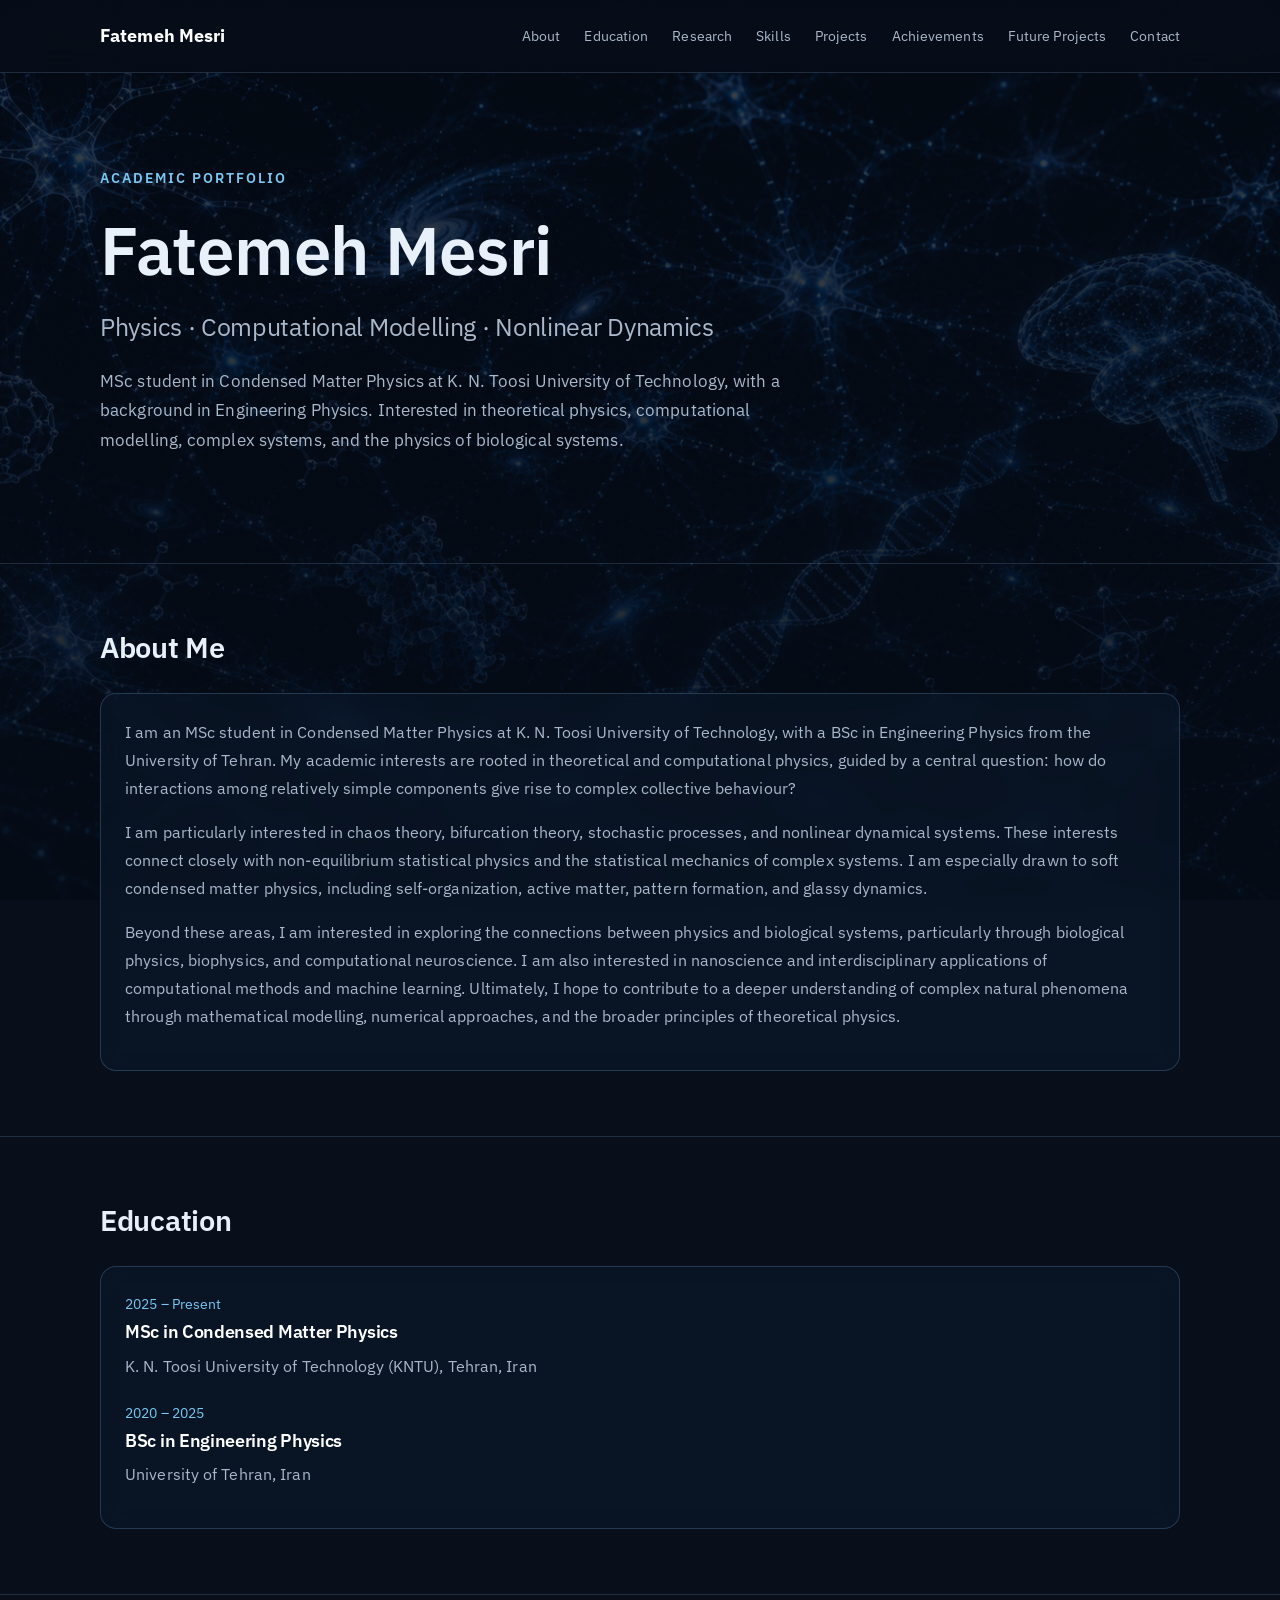
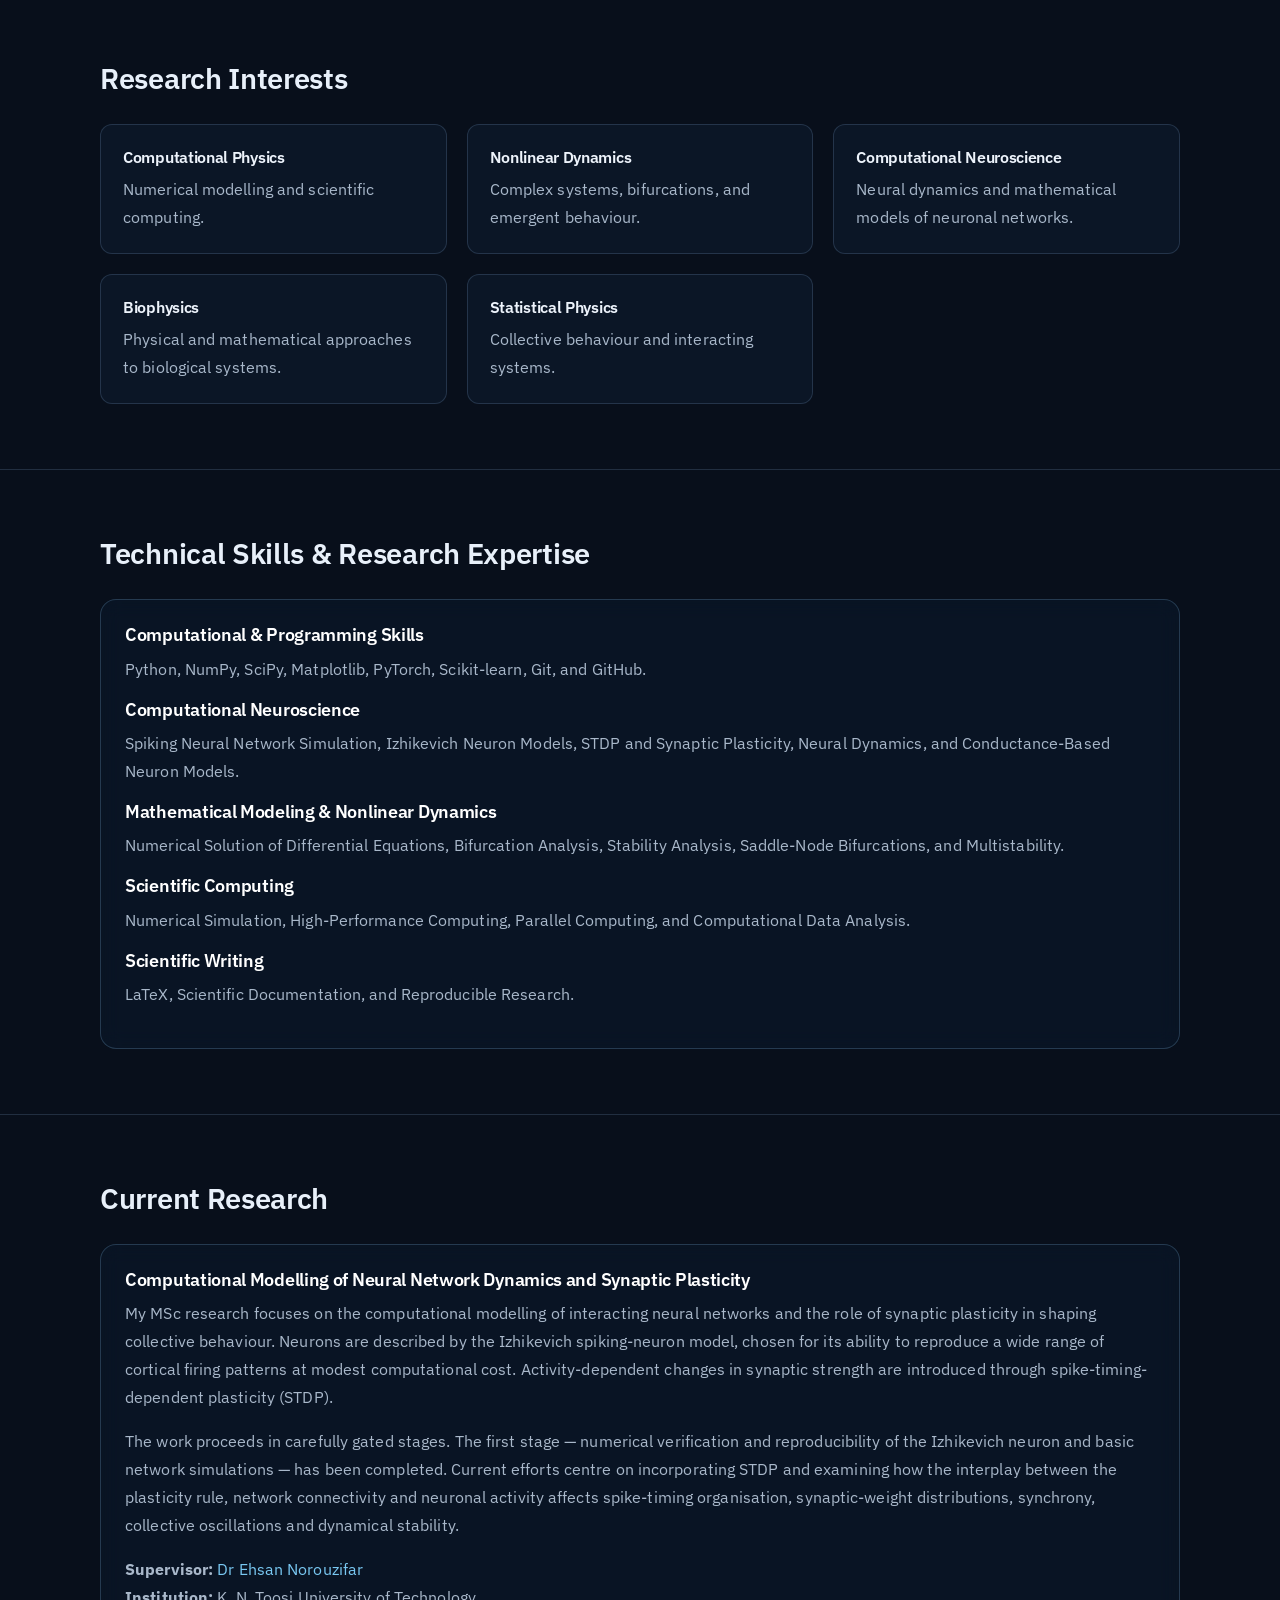
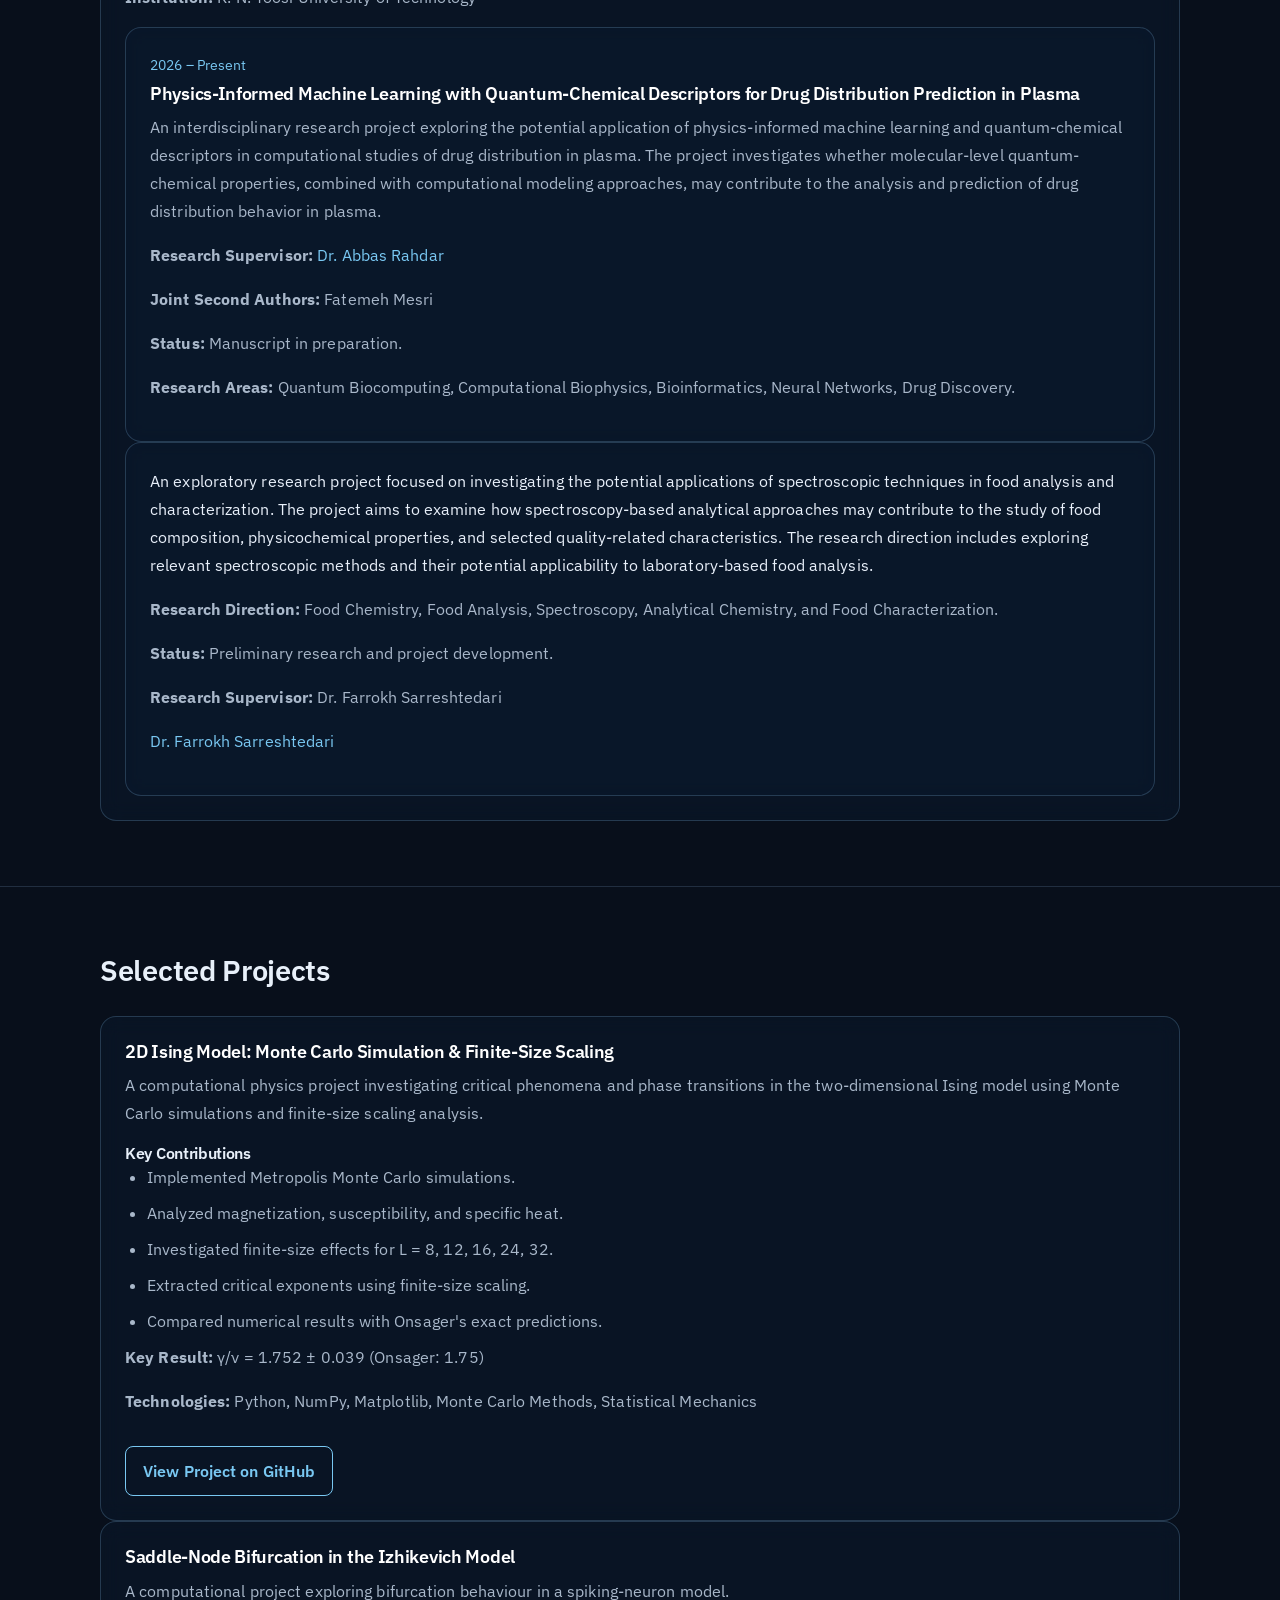
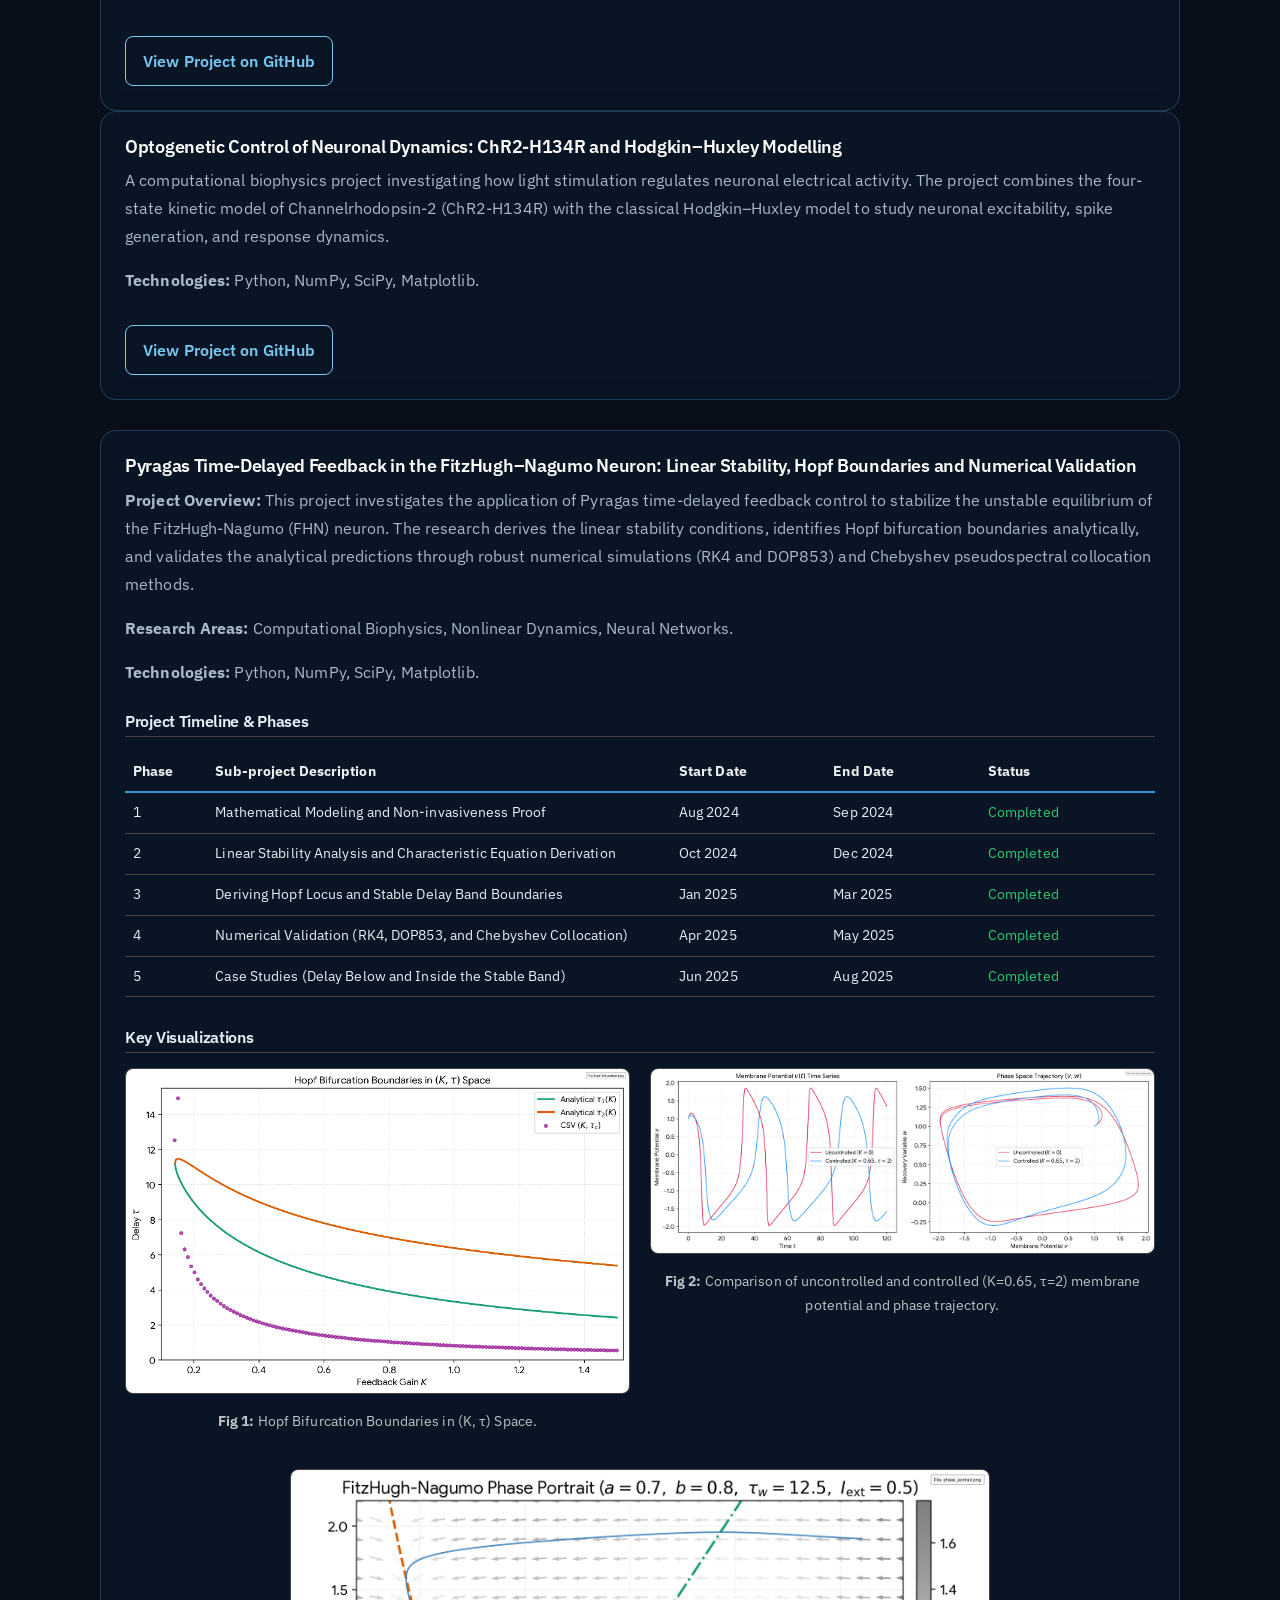
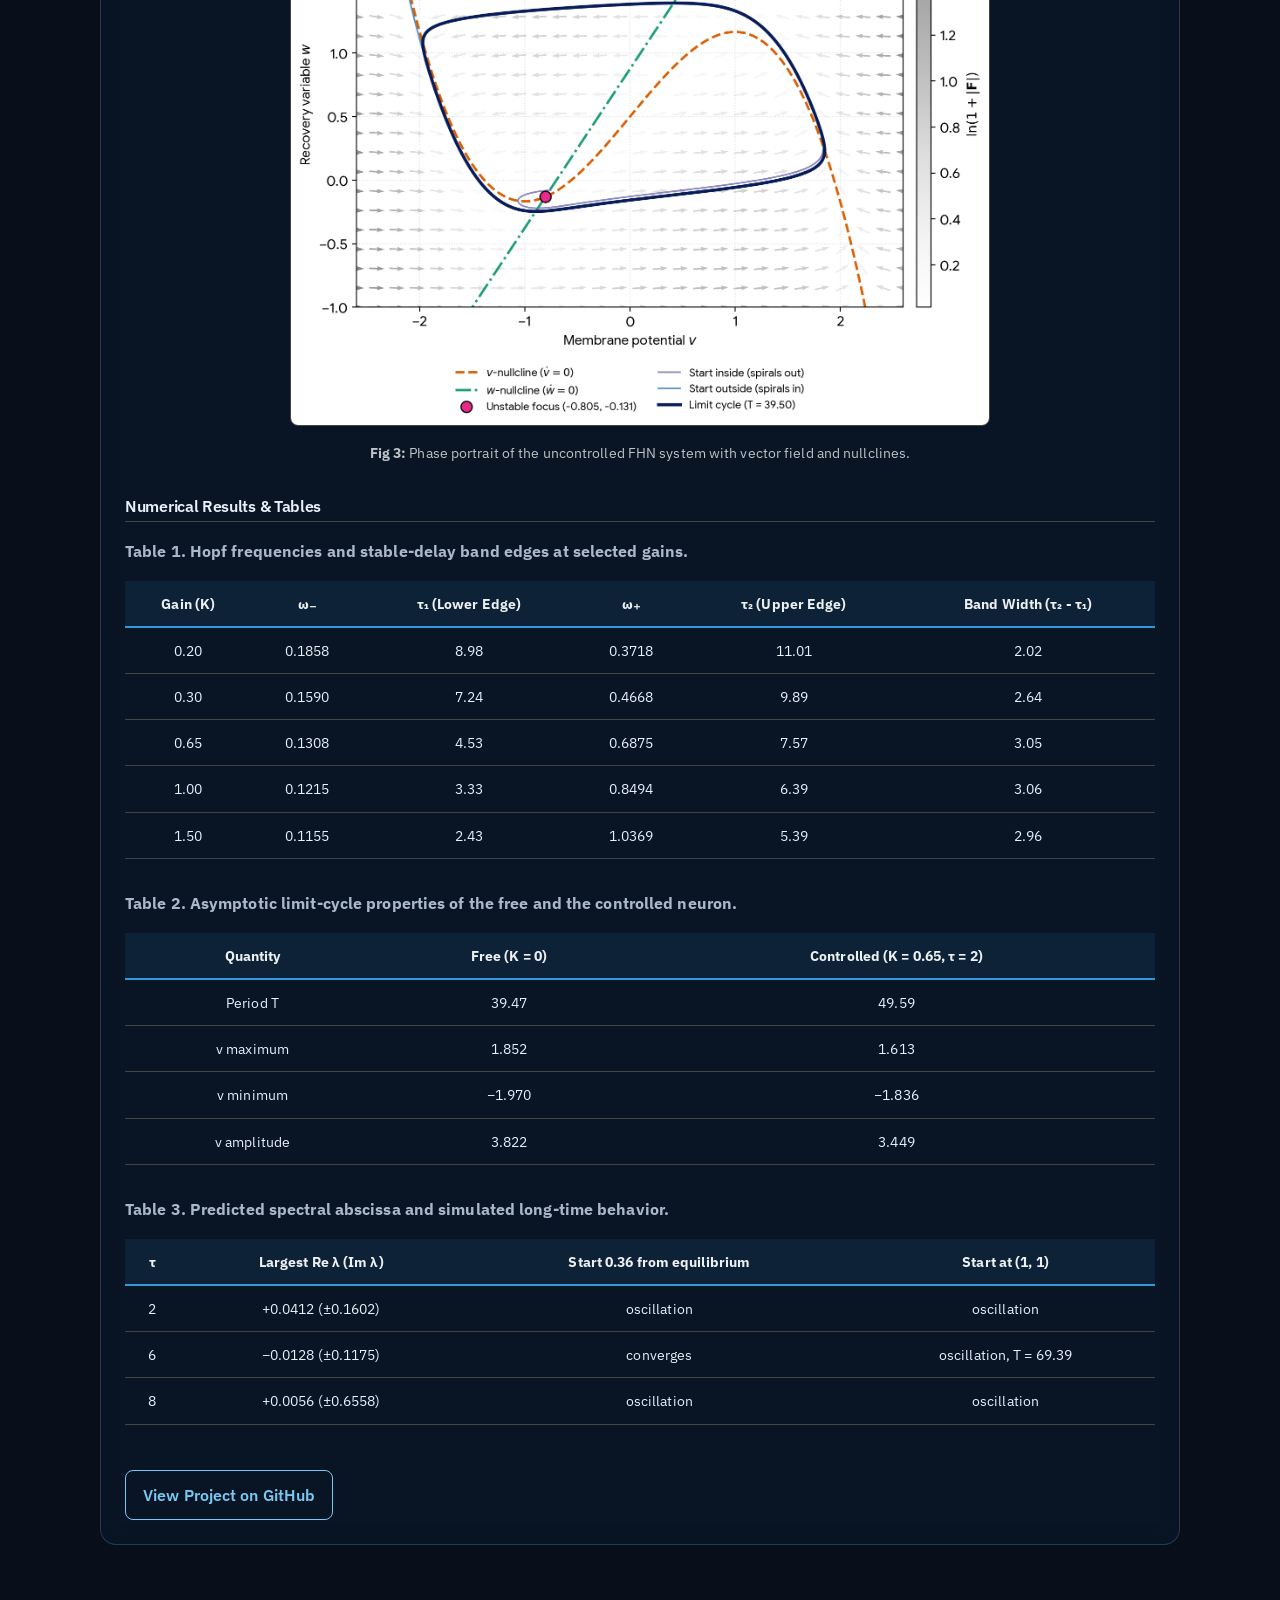
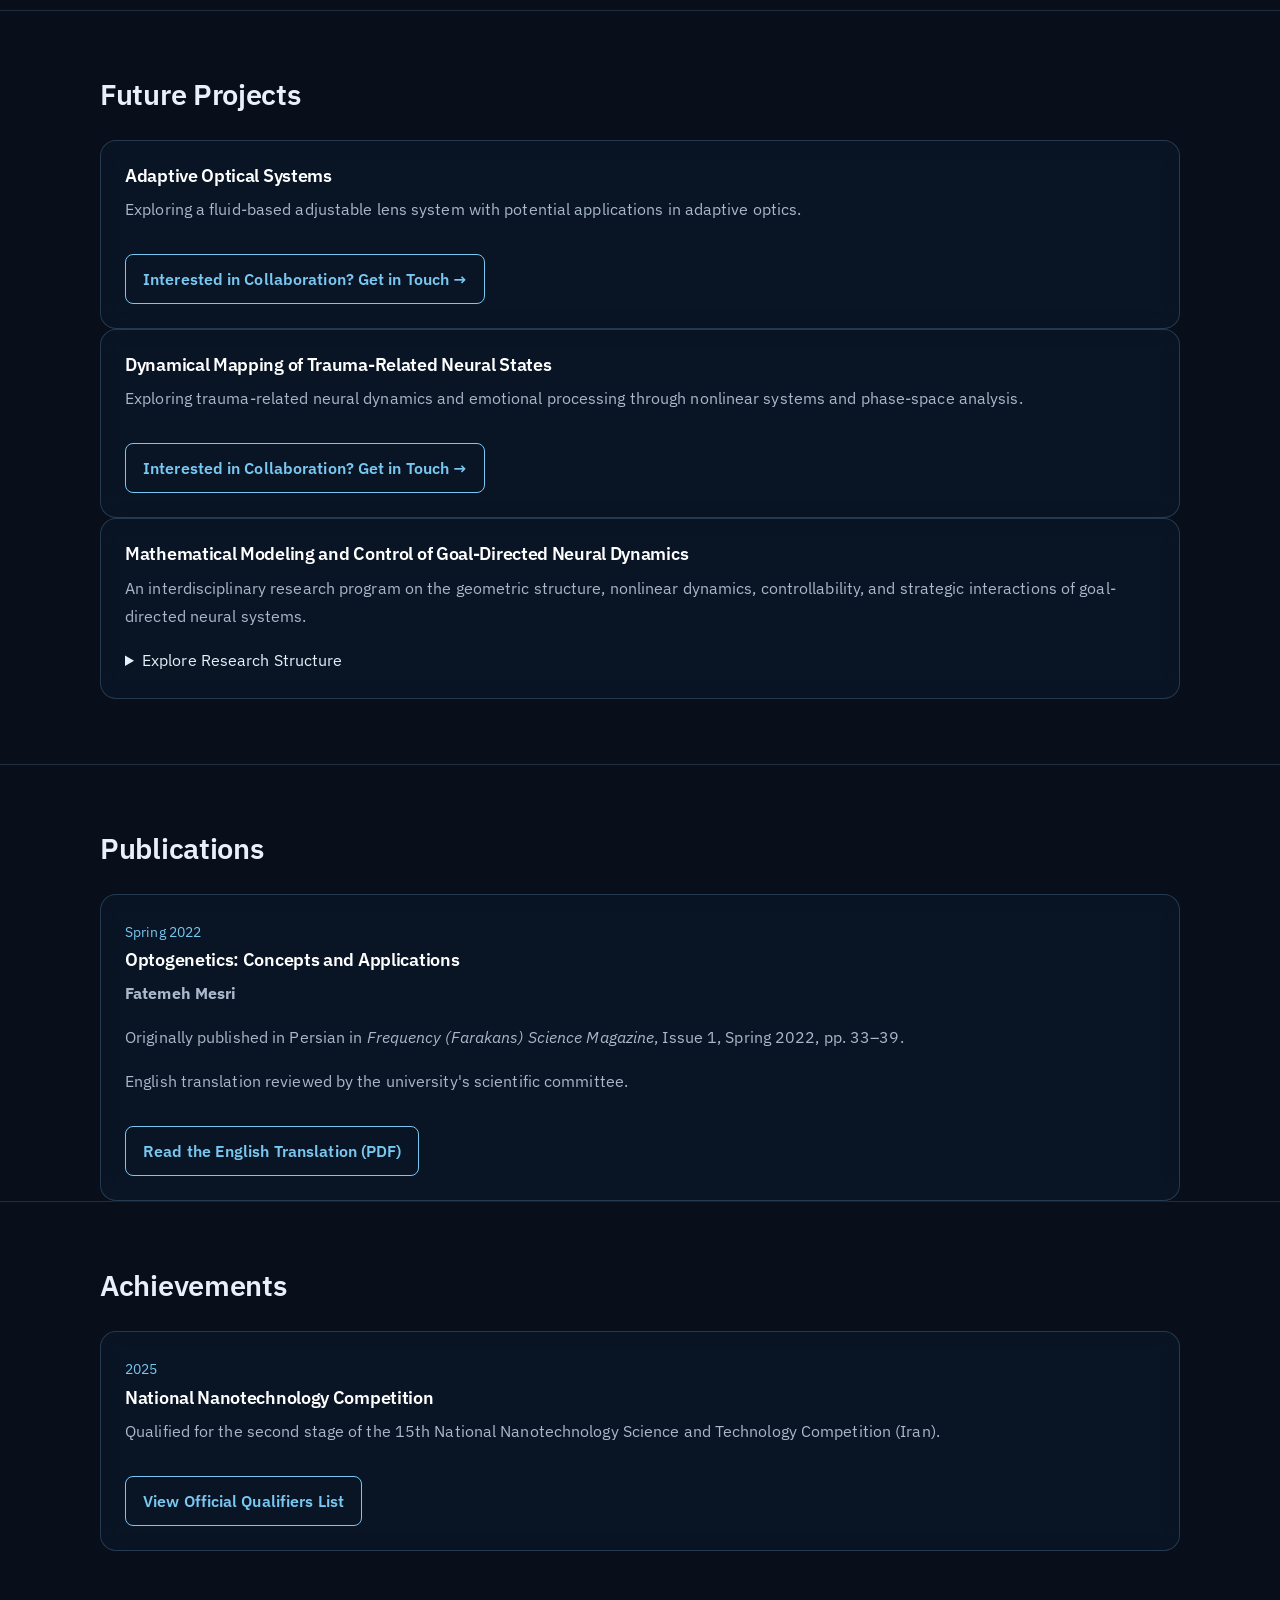
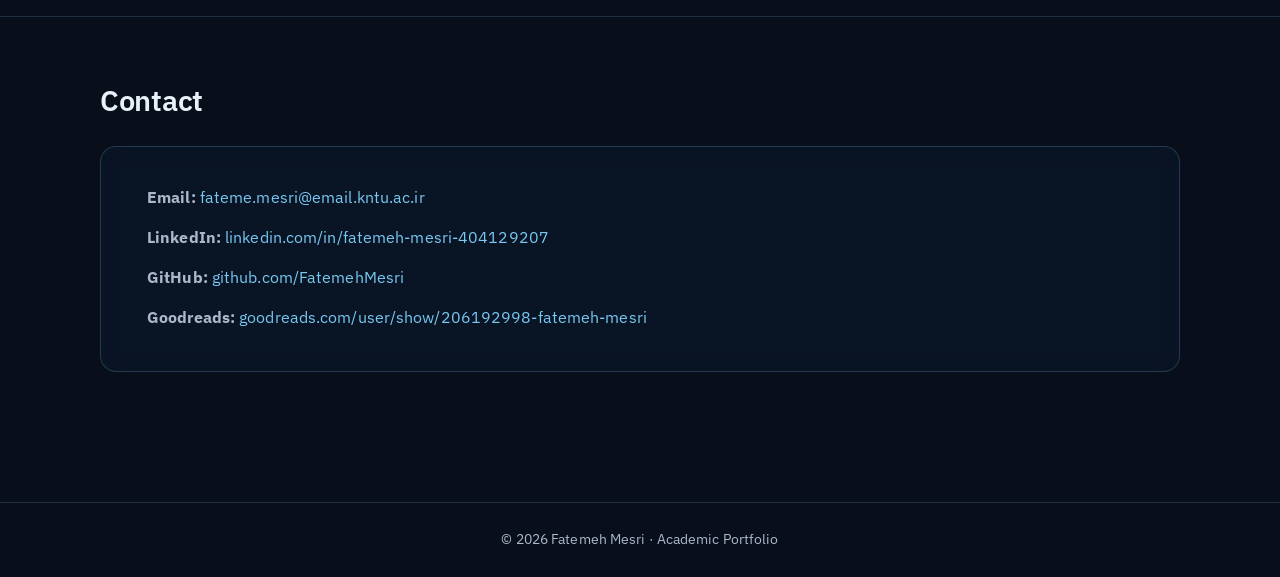
<file: index.html>
<!DOCTYPE html>
<html lang="en">
<head>
  <meta charset="UTF-8">
  <meta name="viewport" content="width=device-width, initial-scale=1.0">

  <!-- SEO -->
  <meta name="description" content="Official academic website of Fatemeh Mesri, MSc student in Condensed Matter Physics at K. N. Toosi University of Technology. Research interests include computational neuroscience, computational physics, nonlinear dynamics and biophysics.">

  <meta name="author" content="Fatemeh Mesri">
  <meta name="robots" content="index, follow">

  <link rel="canonical" href="https://fatemehmesri.github.io/">

  <title>Fatemeh Mesri | Physics Researcher</title>

  <!-- Structured Data -->
  <script type="application/ld+json">
  {
    "@context": "https://schema.org",
    "@type": "WebSite",
    "name": "Fatemeh Mesri",
    "alternateName": "Fatemeh Mesri Academic Website",
    "url": "https://fatemehmesri.github.io/"
  }
  </script>

  <!-- Open Graph -->
  <meta property="og:site_name" content="Fatemeh Mesri">
  <meta property="og:title" content="Fatemeh Mesri | Physics Researcher">
  <meta property="og:description" content="Academic website of Fatemeh Mesri, MSc Physics student and computational research enthusiast.">
  <meta property="og:type" content="website">
  <meta property="og:url" content="https://fatemehmesri.github.io/">

  <!-- Fonts -->
  <link rel="preconnect" href="https://fonts.googleapis.com">
  <link rel="preconnect" href="https://fonts.gstatic.com" crossorigin>
  <link href="https://fonts.googleapis.com/css2?family=Inter:wght@400;500;600;700&display=swap" rel="stylesheet">

  <style>
    :root {
      --background: #080f1b;
      --surface: rgba(13, 25, 42, 0.82);
      --text: #edf3fb;
      --muted: #a9b8ca;
      --accent: #65b5ff;
      --border: rgba(150, 190, 230, 0.18);
    }

    * {
      margin: 0;
      padding: 0;
      box-sizing: border-box;
    }

    html {
      scroll-behavior: smooth;
    }

    body {
      font-family: 'Inter', sans-serif;
      background: var(--background);
      color: var(--text);
      line-height: 1.7;
    }

    body::before {
      content: "";
      position: fixed;
      inset: 0;
      z-index: -2;
      background:
        linear-gradient(rgba(5, 12, 23, 0.78), rgba(5, 12, 23, 0.91)),
        url("assets/images/background.png") center / cover no-repeat;
    }

    a {
      color: var(--accent);
      text-decoration: none;
    }

    a:hover {
      color: white;
    }

    .container {
      width: min(1080px, 90%);
      margin: auto;
    }

    header {
      position: sticky;
      top: 0;
      z-index: 10;
      background: rgba(7, 14, 25, 0.9);
      backdrop-filter: blur(14px);
      border-bottom: 1px solid var(--border);
    }

    nav {
      min-height: 72px;
      display: flex;
      justify-content: space-between;
      align-items: center;
      gap: 20px;
    }

    .logo {
      font-weight: 700;
      font-size: 1.1rem;
      color: white;
    }

    .nav-links {
      display: flex;
      flex-wrap: wrap;
      gap: 24px;
      font-size: 0.9rem;
    }

    .nav-links a {
      color: var(--muted);
    }

    .nav-links a:hover {
      color: var(--accent);
    }

    .hero {
      min-height: 490px;
      display: flex;
      flex-direction: column;
      justify-content: center;
      padding: 90px 0;
    }

    .eyebrow {
      color: var(--accent);
      font-size: 0.9rem;
      font-weight: 600;
      letter-spacing: 2px;
      text-transform: uppercase;
      margin-bottom: 18px;
    }

    h1 {
      font-size: clamp(2.7rem, 7vw, 5rem);
      line-height: 1.12;
      letter-spacing: -2px;
      margin-bottom: 20px;
    }

    .hero h2 {
      font-size: clamp(1.1rem, 3vw, 1.55rem);
      font-weight: 400;
      color: var(--muted);
      margin-bottom: 24px;
    }

    .hero p {
      max-width: 720px;
      color: var(--muted);
      font-size: 1.05rem;
    }

    .section {
      padding: 65px 0;
      border-top: 1px solid var(--border);
    }

    .section-title {
      font-size: 1.8rem;
      margin-bottom: 28px;
    }

    .card {
      background: var(--surface);
      border: 1px solid var(--border);
      border-radius: 14px;
      padding: 28px;
      backdrop-filter: blur(10px);
    }

    .card h3 {
      color: white;
      font-size: 1.12rem;
      margin-bottom: 8px;
    }

    .card p, .card li {
      color: var(--muted);
    }

    .education-item {
      margin-bottom: 20px;
    }

    .education-item:last-child {
      margin-bottom: 0;
    }

    .date {
      color: var(--accent);
      font-size: 0.9rem;
      margin-bottom: 5px;
    }

    .research-grid {
      display: grid;
      grid-template-columns: repeat(auto-fit, minmax(220px, 1fr));
      gap: 16px;
    }

    .research-card {
      background: var(--surface);
      border: 1px solid var(--border);
      border-radius: 12px;
      padding: 22px;
      color: var(--muted);
    }

    .research-card h3 {
      color: var(--text);
      font-size: 1rem;
      margin-bottom: 8px;
    }

    .project-link {
      display: inline-block;
      margin-top: 15px;
      padding: 10px 17px;
      border: 1px solid var(--accent);
      border-radius: 8px;
      font-weight: 600;
    }

    .contact-list {
      list-style: none;
    }

    .contact-list li {
      margin: 12px 0;
      color: var(--muted);
      overflow-wrap: anywhere;
    }

    footer {
      border-top: 1px solid var(--border);
      padding: 25px 0;
      text-align: center;
      color: var(--muted);
      font-size: 0.85rem;
    }

    @media (max-width: 650px) {
      nav {
        padding: 16px 0;
        align-items: flex-start;
        flex-direction: column;
      }

      .nav-links {
        gap: 14px;
      }

      .hero {
        min-height: 400px;
        padding: 65px 0;
      }

      .section {
        padding: 45px 0;
      }
    }
  </style>
  <link rel="stylesheet" href="assets/css/style.css">
</head>

<body>

  <header>
    <div class="container">
      <nav>
        <a class="logo" href="#home">Fatemeh Mesri</a>
        <div class="nav-links">
          <a href="#about">About</a>
          <a href="#education">Education</a>
          <a href="#research">Research</a>
          <a href="#skills">Skills</a>
          <a href="#projects">Projects</a>
          <a href="#achievements">Achievements</a>
          <a href="#future-projects">Future Projects</a>
          <a href="#contact">Contact</a>
        </div>
      </nav>
    </div>
  </header>

  <main>
    <section class="hero container" id="home">
      <div class="eyebrow">Academic Portfolio</div>
      <h1>Fatemeh Mesri</h1>
      <h2>Physics · Computational Modelling · Nonlinear Dynamics</h2>
      <p>
        MSc student in Condensed Matter Physics at K. N. Toosi University
        of Technology, with a background in Engineering Physics.
        Interested in theoretical physics, computational modelling,
        complex systems, and the physics of biological systems.
      </p>
    </section>

    <section class="section" id="about">
      <div class="container">
        <h2 class="section-title">About Me</h2>
        <div class="card">
       
<p>
    I am an MSc student in Condensed Matter Physics at
    K. N. Toosi University of Technology, with a BSc in
    Engineering Physics from the University of Tehran.
    My academic interests are rooted in theoretical and
    computational physics, guided by a central question:
    how do interactions among relatively simple components
    give rise to complex collective behaviour?
</p>

<p>
    I am particularly interested in chaos theory,
    bifurcation theory, stochastic processes, and nonlinear
    dynamical systems. These interests connect closely with
    non-equilibrium statistical physics and the statistical
    mechanics of complex systems. I am especially drawn to
    soft condensed matter physics, including self-organization,
    active matter, pattern formation, and glassy dynamics.
</p>

<p>
    Beyond these areas, I am interested in exploring the
    connections between physics and biological systems,
    particularly through biological physics, biophysics,
    and computational neuroscience. I am also interested
    in nanoscience and interdisciplinary applications of
    computational methods and machine learning. Ultimately,
    I hope to contribute to a deeper understanding of complex
    natural phenomena through mathematical modelling,
    numerical approaches, and the broader principles of
    theoretical physics.
</p>

        </div>
      </div>
    </section>

    <section class="section" id="education">
      <div class="container">
        <h2 class="section-title">Education</h2>
        <div class="card">
          <div class="education-item">
            <div class="date">2025 – Present</div>
            <h3>MSc in Condensed Matter Physics</h3>
            <p>K. N. Toosi University of Technology (KNTU), Tehran, Iran</p>
          </div>

          <div class="education-item">
            <div class="date">2020 – 2025</div>
            <h3>BSc in Engineering Physics</h3>
            <p>University of Tehran, Iran</p>
          </div>
        </div>
      </div>
    </section>

    <section class="section" id="research">
      <div class="container">
        <h2 class="section-title">Research Interests</h2>
        <div class="research-grid">
          <div class="research-card">
            <h3>Computational Physics</h3>
            Numerical modelling and scientific computing.
          </div>
          <div class="research-card">
            <h3>Nonlinear Dynamics</h3>
            Complex systems, bifurcations, and emergent behaviour.
          </div>
          <div class="research-card">
            <h3>Computational Neuroscience</h3>
            Neural dynamics and mathematical models of neuronal networks.
          </div>
          <div class="research-card">
            <h3>Biophysics</h3>
            Physical and mathematical approaches to biological systems.
          </div>
          <div class="research-card">
            <h3>Statistical Physics</h3>
            Collective behaviour and interacting systems.
          </div>
        </div>
      </div>
    </section>
<!-- Technical Skills Section -->

<section class="section" id="skills">

    <div class="container">

        <h2 class="section-title">
            Technical Skills & Research Expertise
        </h2>

        <div class="card">

            <h3>Computational & Programming Skills</h3>
            <p>
                Python, NumPy, SciPy, Matplotlib, PyTorch,
                Scikit-learn, Git, and GitHub.
            </p>

            <h3>Computational Neuroscience</h3>
            <p>
                Spiking Neural Network Simulation,
                Izhikevich Neuron Models, STDP and
                Synaptic Plasticity, Neural Dynamics,
                and Conductance-Based Neuron Models.
            </p>

            <h3>Mathematical Modeling & Nonlinear Dynamics</h3>
            <p>
                Numerical Solution of Differential Equations,
                Bifurcation Analysis, Stability Analysis,
                Saddle-Node Bifurcations, and Multistability.
            </p>

            <h3>Scientific Computing</h3>
            <p>
                Numerical Simulation, High-Performance Computing,
                Parallel Computing, and Computational Data Analysis.
            </p>

            <h3>Scientific Writing</h3>
            <p>
                LaTeX, Scientific Documentation,
                and Reproducible Research.
            </p>

        </div>

    </div>

</section>
   <section class="section" id="current-research">
  <div class="container">
    <h2 class="section-title">Current Research</h2>
    <div class="card">
      <h3>Computational Modelling of Neural Network Dynamics and Synaptic Plasticity</h3>
      
      <p>
        My MSc research focuses on the computational modelling of interacting neural networks 
        and the role of synaptic plasticity in shaping collective behaviour. Neurons are described 
        by the Izhikevich spiking-neuron model, chosen for its ability to reproduce a wide range 
        of cortical firing patterns at modest computational cost. Activity-dependent changes in 
        synaptic strength are introduced through spike-timing-dependent plasticity (STDP).
      </p>

      <p style="margin-top: 14px;">
        The work proceeds in carefully gated stages. The first stage — numerical verification and 
        reproducibility of the Izhikevich neuron and basic network simulations — has been completed. 
        Current efforts centre on incorporating STDP and examining how the interplay between the 
        plasticity rule, network connectivity and neuronal activity affects spike-timing organisation, 
        synaptic-weight distributions, synchrony, collective oscillations and dynamical stability.
      </p>

   </p>

</p>

<p style="margin-top: 14px;">
  <strong>Supervisor:</strong>
  <a href="https://scholar.google.com/citations?user=6tNABDgAAAAJ&hl=en"
     target="_blank"
     rel="noopener noreferrer">
    Dr Ehsan Norouzifar
  </a>
  <br>
  <strong>Institution:</strong> K. N. Toosi University of Technology
</p>
      
<!-- Research Project 1 -->
<div class="card">
  <div class="date">2026 – Present</div>

<h3>
    Physics-Informed Machine Learning with
    Quantum-Chemical Descriptors for Drug
    Distribution Prediction in Plasma
</h3>

<p>
  An interdisciplinary research project exploring the potential
  application of physics-informed machine learning and
  quantum-chemical descriptors in computational studies
  of drug distribution in plasma.
  The project investigates whether molecular-level
  quantum-chemical properties, combined with computational
  modeling approaches, may contribute to the analysis and
  prediction of drug distribution behavior in plasma.
</p>

  <p>
    <strong>Research Supervisor:</strong>
   <a href="https://scholar.google.com/citations?user=soFjq1oAAAAJ&hl=en"
   target="_blank"
   rel="noopener noreferrer">
    Dr. Abbas Rahdar
</a>
  </p>

  <p>
    <strong>Joint Second Authors:</strong>
    Fatemeh Mesri 
  </p>

  <p>
    <strong>Status:</strong> Manuscript in preparation.
  </p>

  <p>
    <strong>Research Areas:</strong>
    Quantum Biocomputing, Computational Biophysics,
    Bioinformatics, Neural Networks, Drug Discovery.
  </p>
</div>

<!-- Research Project 2 -->
<div class="card"> <!-- این تگ کادر جدید برای پروژه دوم ایجاد می‌کند -->

    An exploratory research project focused on investigating the potential applications of spectroscopic techniques in food analysis and characterization. 
    The project aims to examine how spectroscopy-based analytical approaches may contribute to the study of food composition, physicochemical properties, and selected quality-related characteristics. 
    The research direction includes exploring relevant spectroscopic methods and their potential applicability to laboratory-based food analysis.
  </p>

  <p>
    <strong>Research Direction:</strong> Food Chemistry, Food Analysis, Spectroscopy, Analytical Chemistry, and Food Characterization.
  </p>

  <p>
    <strong>Status:</strong> Preliminary research and project development.
  </p>

  <p>
    <strong>Research Supervisor:</strong> Dr. Farrokh Sarreshtedari
  </p>
  <p>
<a href="https://scholar.google.com/citations?user=Fk32tmQAAAAJ&hl=en"
   target="_blank"
   rel="noopener noreferrer">
    Dr. Farrokh Sarreshtedari
</a>
  </p>
</div>

</div>

    </div>
  </div>
</section>

   
<section class="section" id="projects">
  <div class="container">

    <h2 class="section-title">Selected Projects</h2>

    <!-- Project 1 -->
    <div class="card">

      <h3>2D Ising Model: Monte Carlo Simulation & Finite-Size Scaling</h3>

      <p>
        A computational physics project investigating critical phenomena
        and phase transitions in the two-dimensional Ising model using
        Monte Carlo simulations and finite-size scaling analysis.
      </p>

      <h4>Key Contributions</h4>

      <ul>
        <li>Implemented Metropolis Monte Carlo simulations.</li>
        <li>Analyzed magnetization, susceptibility, and specific heat.</li>
        <li>Investigated finite-size effects for L = 8, 12, 16, 24, 32.</li>
        <li>Extracted critical exponents using finite-size scaling.</li>
        <li>Compared numerical results with Onsager's exact predictions.</li>
      </ul>

      <p>
        <strong>Key Result:</strong>
        γ/ν = 1.752 ± 0.039 (Onsager: 1.75)
      </p>

      <p>
        <strong>Technologies:</strong>
        Python, NumPy, Matplotlib, Monte Carlo Methods,
        Statistical Mechanics
      </p>

      <a class="project-link"
       href="https://github.com/FatemehMesri/ising-2d-monte-carlo-simulation"
         target="_blank" rel="noopener noreferrer">
        View Project on GitHub
      </a>

    </div>

    <!-- Project 2 -->
    <div class="card">

      <h3>Saddle-Node Bifurcation in the Izhikevich Model</h3>

      <p>
        A computational project exploring bifurcation behaviour
        in a spiking-neuron model.
      </p>

      <a class="project-link"
         href="https://github.com/FatemehMesri/izhikevich-saddle-node-bifurcation"
         target="_blank" rel="noopener noreferrer">
        View Project on GitHub
      </a>

    </div>
    <div class="card">

      <h3>Optogenetic Control of Neuronal Dynamics: ChR2-H134R and Hodgkin–Huxley Modelling</h3>

      <p>
        A computational biophysics project investigating how
        light stimulation regulates neuronal electrical activity.
        The project combines the four-state kinetic model of
        Channelrhodopsin-2 (ChR2-H134R) with the classical
        Hodgkin–Huxley model to study neuronal excitability,
        spike generation, and response dynamics.
      </p>

      <p>
        <strong>Technologies:</strong>
        Python, NumPy, SciPy, Matplotlib.
      </p>
<a class="project-link"
   href="https://github.com/FatemehMesri/chr2-h134r-hodgkin-huxley-model"
   target="_blank" rel="noopener noreferrer">
  View Project on GitHub
</a>
    </div>
  <!-- ========================================== -->
<!-- Project: Pyragas Time-Delayed Feedback -->
<!-- ========================================== -->
<div class="card" style="margin-top: 30px;">
    <h3>Pyragas Time-Delayed Feedback in the FitzHugh–Nagumo Neuron: Linear Stability, Hopf Boundaries and Numerical Validation</h3>
    
    <p>
        <strong>Project Overview:</strong> This project investigates the application of Pyragas time-delayed feedback control to stabilize the unstable equilibrium of the FitzHugh-Nagumo (FHN) neuron. The research derives the linear stability conditions, identifies Hopf bifurcation boundaries analytically, and validates the analytical predictions through robust numerical simulations (RK4 and DOP853) and Chebyshev pseudospectral collocation methods.
    </p>

    <p>
        <strong>Research Areas:</strong> Computational Biophysics, Nonlinear Dynamics, Neural Networks.
    </p>

    <p>
        <strong>Technologies:</strong> Python, NumPy, SciPy, Matplotlib.
    </p>

    <!-- Sub-projects Timeline Table -->
<h4 style="margin-top: 25px; border-bottom: 1px solid #444; padding-bottom: 5px;">Project Timeline & Phases</h4>
    <div style="overflow-x: auto; margin-top: 15px; margin-bottom: 30px;">
        <table style="width: 100%; border-collapse: collapse; text-align: left; font-size: 0.85em; table-layout: auto;">
            <thead>
                <tr style="border-bottom: 2px solid #3498db; color: #ecf0f1;">
                    <th style="padding: 8px; width: 8%;">Phase</th>
                    <th style="padding: 8px; width: 45%;">Sub-project Description</th>
                    <th style="padding: 8px; width: 15%;">Start Date</th>
                    <th style="padding: 8px; width: 15%;">End Date</th>
                    <th style="padding: 8px; width: 17%;">Status</th>
                </tr>
            </thead>
            <tbody>
                <!-- Phase 1 -->
                <tr style="border-bottom: 1px solid #444;">
                    <td style="padding: 8px; vertical-align: top;">1</td>
                    <td style="padding: 8px; vertical-align: top; word-wrap: break-word;">Mathematical Modeling and Non-invasiveness Proof</td>
                    <td style="padding: 8px; vertical-align: top;">Aug 2024</td>
                    <td style="padding: 8px; vertical-align: top;">Sep 2024</td>
                    <td style="padding: 8px; vertical-align: top; color: #2ecc71;">Completed</td>
                </tr>
                
                <!-- Phase 2 -->
                <tr style="border-bottom: 1px solid #444;">
                    <td style="padding: 8px; vertical-align: top;">2</td>
                    <td style="padding: 8px; vertical-align: top; word-wrap: break-word;">Linear Stability Analysis and Characteristic Equation Derivation</td>
                    <td style="padding: 8px; vertical-align: top;">Oct 2024</td>
                    <td style="padding: 8px; vertical-align: top;">Dec 2024</td>
                    <td style="padding: 8px; vertical-align: top; color: #2ecc71;">Completed</td>
                </tr>
                
                <!-- Phase 3 -->
                <tr style="border-bottom: 1px solid #444;">
                    <td style="padding: 8px; vertical-align: top;">3</td>
                    <td style="padding: 8px; vertical-align: top; word-wrap: break-word;">Deriving Hopf Locus and Stable Delay Band Boundaries</td>
                    <td style="padding: 8px; vertical-align: top;">Jan 2025</td>
                    <td style="padding: 8px; vertical-align: top;">Mar 2025</td>
                    <td style="padding: 8px; vertical-align: top; color: #2ecc71;">Completed</td>
                </tr>
                
                <!-- Phase 4 -->
                <tr style="border-bottom: 1px solid #444;">
                    <td style="padding: 8px; vertical-align: top;">4</td>
                    <td style="padding: 8px; vertical-align: top; word-wrap: break-word;">Numerical Validation (RK4, DOP853, and Chebyshev Collocation)</td>
                    <td style="padding: 8px; vertical-align: top;">Apr 2025</td>
                    <td style="padding: 8px; vertical-align: top;">May 2025</td>
                    <td style="padding: 8px; vertical-align: top; color: #2ecc71;">Completed</td>
                </tr>
                
                <!-- Phase 5 -->
                <tr style="border-bottom: 1px solid #444;">
                    <td style="padding: 8px; vertical-align: top;">5</td>
                    <td style="padding: 8px; vertical-align: top; word-wrap: break-word;">Case Studies (Delay Below and Inside the Stable Band)</td>
                    <td style="padding: 8px; vertical-align: top;">Jun 2025</td>
                    <td style="padding: 8px; vertical-align: top;">Aug 2025</td>
                    <td style="padding: 8px; vertical-align: top; color: #2ecc71;">Completed</td>
                </tr>
            </tbody>
        </table>
    </div>
    <!-- Visualizations Section -->
    <h4 style="margin-top: 25px; border-bottom: 1px solid #444; padding-bottom: 5px;">Key Visualizations</h4>
    
    <div style="display: flex; flex-wrap: wrap; gap: 20px; margin-top: 15px; justify-content: center;">
        
        <!-- Figure 1: Hopf Boundaries -->
        <div style="flex: 1; min-width: 300px; text-align: center;">
            <img src="assets/hopf_boundaries.png" alt="Hopf Bifurcation Boundaries" style="max-width: 100%; border-radius: 8px; border: 1px solid #444;">
            <p style="font-size: 0.85em; color: #bdc3c7; margin-top: 8px;">
                <strong>Fig 1:</strong> Hopf Bifurcation Boundaries in (K, τ) Space.
            </p>
        </div>
        
        <!-- Figure 2: Controlled vs Uncontrolled -->
        <div style="flex: 1; min-width: 300px; text-align: center;">
            <img src="assets/controlled_vs_uncontrolled.png" alt="Controlled vs Uncontrolled Trajectories" style="max-width: 100%; border-radius: 8px; border: 1px solid #444;">
            <p style="font-size: 0.85em; color: #bdc3c7; margin-top: 8px;">
                <strong>Fig 2:</strong> Comparison of uncontrolled and controlled (K=0.65, τ=2) membrane potential and phase trajectory.
            </p>
        </div>

    </div>

    <div style="text-align: center; margin-top: 20px;">
        <!-- Figure 3: Phase Portrait -->
        <img src="assets/phase_portrait.png" alt="FitzHugh-Nagumo Phase Portrait" style="max-width: 100%; max-width: 700px; border-radius: 8px; border: 1px solid #444;">
        <p style="font-size: 0.85em; color: #bdc3c7; margin-top: 8px;">
            <strong>Fig 3:</strong> Phase portrait of the uncontrolled FHN system with vector field and nullclines.
        </p>
    </div>

    <!-- Tables Section -->
    <h4 style="margin-top: 30px; border-bottom: 1px solid #444; padding-bottom: 5px;">Numerical Results & Tables</h4>
    
    <!-- Table 1 -->
    <p style="margin-top: 15px; font-weight: bold;">Table 1. Hopf frequencies and stable-delay band edges at selected gains.</p>
    <div style="overflow-x: auto; margin-top: 10px; margin-bottom: 30px;">
        <table style="width: 100%; border-collapse: collapse; text-align: center; font-size: 0.9em;">
            <thead>
                <tr style="border-bottom: 2px solid #3498db; color: #ecf0f1; background-color: rgba(52, 152, 219, 0.1);">
                    <th style="padding: 10px;">Gain (K)</th>
                    <th style="padding: 10px;">ω₋</th>
                    <th style="padding: 10px;">τ₁ (Lower Edge)</th>
                    <th style="padding: 10px;">ω₊</th>
                    <th style="padding: 10px;">τ₂ (Upper Edge)</th>
                    <th style="padding: 10px;">Band Width (τ₂ - τ₁)</th>
                </tr>
            </thead>
            <tbody>
                <tr style="border-bottom: 1px solid #444;">
                    <td style="padding: 10px;">0.20</td><td style="padding: 10px;">0.1858</td><td style="padding: 10px;">8.98</td><td style="padding: 10px;">0.3718</td><td style="padding: 10px;">11.01</td><td style="padding: 10px;">2.02</td>
                </tr>
                <tr style="border-bottom: 1px solid #444;">
                    <td style="padding: 10px;">0.30</td><td style="padding: 10px;">0.1590</td><td style="padding: 10px;">7.24</td><td style="padding: 10px;">0.4668</td><td style="padding: 10px;">9.89</td><td style="padding: 10px;">2.64</td>
                </tr>
                <tr style="border-bottom: 1px solid #444;">
                    <td style="padding: 10px;">0.65</td><td style="padding: 10px;">0.1308</td><td style="padding: 10px;">4.53</td><td style="padding: 10px;">0.6875</td><td style="padding: 10px;">7.57</td><td style="padding: 10px;">3.05</td>
                </tr>
                <tr style="border-bottom: 1px solid #444;">
                    <td style="padding: 10px;">1.00</td><td style="padding: 10px;">0.1215</td><td style="padding: 10px;">3.33</td><td style="padding: 10px;">0.8494</td><td style="padding: 10px;">6.39</td><td style="padding: 10px;">3.06</td>
                </tr>
                <tr style="border-bottom: 1px solid #444;">
                    <td style="padding: 10px;">1.50</td><td style="padding: 10px;">0.1155</td><td style="padding: 10px;">2.43</td><td style="padding: 10px;">1.0369</td><td style="padding: 10px;">5.39</td><td style="padding: 10px;">2.96</td>
                </tr>
            </tbody>
        </table>
    </div>

    <!-- Table 2 -->
    <p style="margin-top: 15px; font-weight: bold;">Table 2. Asymptotic limit-cycle properties of the free and the controlled neuron.</p>
    <div style="overflow-x: auto; margin-top: 10px; margin-bottom: 30px;">
        <table style="width: 100%; border-collapse: collapse; text-align: center; font-size: 0.9em;">
            <thead>
                <tr style="border-bottom: 2px solid #3498db; color: #ecf0f1; background-color: rgba(52, 152, 219, 0.1);">
                    <th style="padding: 10px;">Quantity</th>
                    <th style="padding: 10px;">Free (K = 0)</th>
                    <th style="padding: 10px;">Controlled (K = 0.65, τ = 2)</th>
                </tr>
            </thead>
            <tbody>
                <tr style="border-bottom: 1px solid #444;"><td style="padding: 10px;">Period T</td><td style="padding: 10px;">39.47</td><td style="padding: 10px;">49.59</td></tr>
                <tr style="border-bottom: 1px solid #444;"><td style="padding: 10px;">v maximum</td><td style="padding: 10px;">1.852</td><td style="padding: 10px;">1.613</td></tr>
                <tr style="border-bottom: 1px solid #444;"><td style="padding: 10px;">v minimum</td><td style="padding: 10px;">−1.970</td><td style="padding: 10px;">−1.836</td></tr>
                <tr style="border-bottom: 1px solid #444;"><td style="padding: 10px;">v amplitude</td><td style="padding: 10px;">3.822</td><td style="padding: 10px;">3.449</td></tr>
            </tbody>
        </table>
    </div>

    <!-- Table 3 -->
    <p style="margin-top: 15px; font-weight: bold;">Table 3. Predicted spectral abscissa and simulated long-time behavior.</p>
    <div style="overflow-x: auto; margin-top: 10px; margin-bottom: 30px;">
        <table style="width: 100%; border-collapse: collapse; text-align: center; font-size: 0.9em;">
            <thead>
                <tr style="border-bottom: 2px solid #3498db; color: #ecf0f1; background-color: rgba(52, 152, 219, 0.1);">
                    <th style="padding: 10px;">τ</th>
                    <th style="padding: 10px;">Largest Re λ (Im λ)</th>
                    <th style="padding: 10px;">Start 0.36 from equilibrium</th>
                    <th style="padding: 10px;">Start at (1, 1)</th>
                </tr>
            </thead>
            <tbody>
                <tr style="border-bottom: 1px solid #444;">
                    <td style="padding: 10px;">2</td><td style="padding: 10px;">+0.0412 (±0.1602)</td><td style="padding: 10px;">oscillation</td><td style="padding: 10px;">oscillation</td>
                </tr>
                <tr style="border-bottom: 1px solid #444;">
                    <td style="padding: 10px;">6</td><td style="padding: 10px;">−0.0128 (±0.1175)</td><td style="padding: 10px;">converges</td><td style="padding: 10px;">oscillation, T = 69.39</td>
                </tr>
                <tr style="border-bottom: 1px solid #444;">
                    <td style="padding: 10px;">8</td><td style="padding: 10px;">+0.0056 (±0.6558)</td><td style="padding: 10px;">oscillation</td><td style="padding: 10px;">oscillation</td>
                </tr>
            </tbody>
        </table>
    </div>

    <!-- Project Link -->
    <a class="project-link" href="https://github.com/FatemehMesri" target="_blank" rel="noopener noreferrer">
        View Project on GitHub
    </a>
</div>
<!-- ========================================== -->
<!-- End of Project -->
<!-- ========================================== -->
      </div>
</section>
<section class="section" id="future-projects">
    <div class="container">
        <h2 class="section-title">Future Projects</h2>

        <!-- Project 1 -->
        <div class="card">
            <h3>Adaptive Optical Systems</h3>

            <p>
                Exploring a fluid-based adjustable lens system
                with potential applications in adaptive optics.
            </p>

            <a
                class="project-link"
                href="mailto:fateme.mesri@email.kntu.ac.ir?subject=Research%20Collaboration"
            >
                Interested in Collaboration? Get in Touch →
            </a>
        </div>

        <!-- Project 2 -->
        <div class="card">
            <h3>Dynamical Mapping of Trauma-Related Neural States</h3>

            <p>
                Exploring trauma-related neural dynamics and emotional
                processing through nonlinear systems and phase-space analysis.
            </p>

            <a
                class="project-link"
                href="mailto:fateme.mesri@email.kntu.ac.ir?subject=Neural%20Dynamics%20Research"
            >
                Interested in Collaboration? Get in Touch →
            </a>
        </div>
<!-- Umbrella Research Program -->
<div class="card">

    <h3>
        Mathematical Modeling and Control of Goal-Directed Neural Dynamics
    </h3>

    <p>
        An interdisciplinary research program on the geometric
        structure, nonlinear dynamics, controllability, and
        strategic interactions of goal-directed neural systems.
    </p>

    <details>
        <summary>
            Explore Research Structure
        </summary>

        <div>

            <h4>Research Overview</h4>

            <p>
                This research program investigates goal-directed
                neural systems through the mathematical frameworks
                of dynamical systems, differential geometry,
                and control theory.
            </p>

            <p>
                The central objective is to develop a unified
                mathematical description of neural state-space
                structure and its temporal evolution, and to
                determine the conditions under which neural
                trajectories can be characterized, influenced,
                and controlled.
            </p>

            <p>
                Rather than imposing specific dynamical assumptions
                in advance, the program examines the underlying
                geometry and dynamics of neural systems, allowing
                properties such as attractor structures, nonlinear
                transitions, chaotic regimes, and controllability
                to emerge from mathematical analysis.
            </p>

            <h4>Research Structure</h4>

            <h4>01. Neural State-Space Geometry</h4>
            <p>
                <strong>
                    Geometric Reconstruction and Analysis of Neural State Spaces
                </strong>
            </p>
            <p>
                Investigating the geometric organization of neural
                population activity, with an emphasis on
                low-dimensional representations, effective
                manifolds, and the latent structure of neural dynamics.
            </p>

            <h4>02. Nonlinear Dynamics of Neural State Space</h4>
            <p>
                <strong>
                    Stability, Attractors, and Dynamical Regimes
                </strong>
            </p>
            <p>
                Analyzing the nonlinear evolution of neural states
                through equilibrium analysis, attractor structures,
                local and global stability, bifurcations, and the
                possible emergence of complex or chaotic dynamics.
            </p>

            <h4>03. Controllability of Neural Trajectories</h4>
            <p>
                <strong>
                    Reachability and State-Space Control
                </strong>
            </p>
            <p>
                Establishing the mathematical conditions under which
                neural trajectories can be influenced or steered
                toward specified target regions, subject to
                structural and dynamical constraints.
            </p>

            <h4>04. Strategic Multi-Agent Control of Neural Dynamics</h4>
            <p>
                <strong>
                    Game-Theoretic Interactions and Coordinated Control
                </strong>
            </p>
            <p>
                Investigating how strategic interactions among
                multiple decision-making agents or controllers
                influence system trajectories, coordination,
                equilibrium structures, and controllability.
            </p>

            <h4>05. Robust Control under Uncertainty</h4>
            <p>
                <strong>
                    Stability and Control in Perturbed Dynamical Environments
                </strong>
            </p>
            <p>
                Examining the robustness of neural dynamical models
                under stochastic noise, parametric uncertainty,
                structural perturbations, and changing environmental
                conditions.
            </p>

            <h4>Research Progression</h4>

            <ol>
                <li>
                    Geometric characterization of neural state spaces.
                </li>
                <li>
                    Identification and analysis of their underlying
                    dynamical regimes.
                </li>
                <li>
                    Mathematical investigation of trajectory
                    reachability and controllability.
                </li>
                <li>
                    Extension to strategic and multi-agent interactions.
                </li>
                <li>
                    Evaluation of robustness under uncertainty
                    and perturbation.
                </li>
            </ol>

            <p>
                This progression represents a conceptual research
                structure rather than a rigid sequence of prerequisites.
                Individual directions may develop in parallel where
                the mathematical formulation permits.
            </p>

            <h4>Guiding Principles</h4>

            <ul>
                <li>
                    No specific assumption of chaos, attractor
                    topology, or controllability is imposed a priori.
                </li>
                <li>
                    Mathematical properties are to be established
                    through explicit definitions, analytical results,
                    and computational investigation.
                </li>
                <li>
                    Dynamical models must remain consistent with the
                    biological interpretation of the neural systems
                    under study.
                </li>
                <li>
                    Each research direction is formulated around an
                    independently investigable mathematical problem.
                </li>
                <li>
                    The integration of the individual studies should
                    contribute to a coherent framework for understanding
                    and controlling goal-directed neural dynamics.
                </li>
            </ul>

            <h4>Long-Term Objective</h4>

            <p>
                To establish a mathematically rigorous and
                biologically interpretable framework connecting
                the geometry, nonlinear evolution, and controllability
                of neural systems, while accounting for strategic
                interactions and environmental uncertainty.
            </p>
<a
    class="project-link"
    href="mailto:fateme.mesri@email.kntu.ac.ir?subject=Research%20Collaboration%20-%20Neural%20Dynamics"
>
    Interested in Collaboration? Get in Touch →
</a>
        </div>
    </details>

</div>
<!-- End of Umbrella Research Program -->
    </div>
</section>

    <section class="section" id="publications">
      <div class="container">
        <h2 class="section-title">Publications</h2>

        <div class="card">
          <div class="date">Spring 2022</div>

          <h3>Optogenetics: Concepts and Applications</h3>

          <p>
            <strong>Fatemeh Mesri</strong>
          </p>

          <p>
            Originally published in Persian in
            <em>Frequency (Farakans) Science Magazine</em>,
            Issue 1, Spring 2022, pp. 33–39.
          </p>

          <p>
            English translation reviewed by the university's
            scientific committee.
          </p>

          <a class="project-link"
             href="assets/papers/optogenetics-english.pdf"
             target="_blank"
             rel="noopener noreferrer">
            Read the English Translation (PDF)
          </a>
        </div>

      </div>
      
<section class="section" id="achievements">
  <div class="container">
    <h2 class="section-title">Achievements</h2>

    <div class="card">
      <div class="date">2025</div>
      <h3>National Nanotechnology Competition</h3>
      <p>
        Qualified for the second stage of the
        15th National Nanotechnology Science and
        Technology Competition (Iran).
      </p>
      <a class="project-link"
         href="https://nanoeducation.ir/sys-admin/nano/upload/fileFolder/20260915_172543_0.pdf"
         target="_blank"
         rel="noopener noreferrer">
        View Official Qualifiers List
      </a>
    </div>
  </div>
</section>

<section class="section" id="contact">
  <div class="container">
    <h2 class="section-title">Contact</h2>
    <div class="card">
      <ul class="contact-list">
        <li>
          <strong>Email:</strong> 
          <a href="mailto:fateme.mesri@email.kntu.ac.ir">fateme.mesri@email.kntu.ac.ir</a>
        </li>
        <li>
          <strong>LinkedIn:</strong> 
          <a href="https://www.linkedin.com/in/fatemeh-mesri-404129207" 
             target="_blank" rel="noopener noreferrer">
            linkedin.com/in/fatemeh-mesri-404129207
          </a>
        </li>
        <li>
          <strong>GitHub:</strong> 
          <a href="https://github.com/FatemehMesri" 
             target="_blank" rel="noopener noreferrer">
            github.com/FatemehMesri
          </a>
        </li>
        <p>
  <strong>Goodreads:</strong>
  <a href="https://www.goodreads.com/user/show/206192998-fatemeh-mesri" target="_blank">
    goodreads.com/user/show/206192998-fatemeh-mesri
  </a>
</p>
      </ul>
    </div>
  </div>
</section>
  </main>

  <footer>
    <div class="container">
      © 2026 Fatemeh Mesri · Academic Portfolio
    </div>
  </footer>

</body>
</html>
</file>
<file: assets/css/style.css>
@import url('https://fonts.googleapis.com/css2?family=IBM+Plex+Sans:wght@400;500;600;700&display=swap');

/* ==============================
   Global typography and layout
================================ */

:root {
  --text-main: #e8f0fa;
  --text-muted: #a9bbcf;
  --accent: #79c8f2;
  --accent-soft: rgba(121, 200, 242, 0.18);
  --card-bg: rgba(12, 25, 43, 0.58);
  --card-border: rgba(125, 180, 220, 0.24);
}

html {
  scroll-behavior: smooth;
  scroll-padding-top: 90px;
}

body {
  font-family: 'IBM Plex Sans', sans-serif;
  color: var(--text-main);
  line-height: 1.75;
  letter-spacing: 0.1px;
  -webkit-font-smoothing: antialiased;
}

/* Keep the existing background image and intensity unchanged */

/* ==============================
   Headings and text
================================ */

h1, h2, h3, h4 {
  line-height: 1.25;
  font-weight: 600;
  letter-spacing: -0.3px;
}

h1 {
  font-size: clamp(2.4rem, 6vw, 4.2rem);
}

h2 {
  font-size: clamp(1.7rem, 3vw, 2.3rem);
  margin-bottom: 24px;
}

h3 {
  font-size: 1.2rem;
}

p {
  color: var(--text-muted);
  margin-bottom: 16px;
}

/* ==============================
   Navigation
================================ */

nav {
  position: sticky;
  top: 0;
  z-index: 100;
  backdrop-filter: blur(14px);
  -webkit-backdrop-filter: blur(14px);
}

nav a {
  color: var(--text-main);
  text-decoration: none;
  transition: color 0.25s ease;
}

nav a:hover {
  color: var(--accent);
}

/* ==============================
   Sections and spacing
================================ */

section {
  padding-top: 52px;
  padding-bottom: 52px;
  scroll-margin-top: 85px;
}

/* ==============================
   Cards
================================ */

.card,
.interest-card,
.project-card,
.education-card {
  background: var(--card-bg);
  border: 1px solid var(--card-border);
  border-radius: 16px;
  padding: 24px;
  backdrop-filter: blur(10px);
  -webkit-backdrop-filter: blur(10px);
  transition:
    border-color 0.25s ease,
    transform 0.25s ease,
    background 0.25s ease;
}

.card:hover,
.interest-card:hover,
.project-card:hover,
.education-card:hover {
  border-color: rgba(121, 200, 242, 0.5);
  background: rgba(15, 32, 53, 0.68);
  transform: translateY(-3px);
}

/* ==============================
   Grid layouts
================================ */

.interests-grid,
.research-grid,
.projects-grid,
.education-grid {
  display: grid;
  grid-template-columns: repeat(3, minmax(0, 1fr));
  gap: 20px;
  align-items: stretch;
}

.interests-grid > *,
.research-grid > *,
.projects-grid > *,
.education-grid > * {
  min-width: 0;
}

/* ==============================
   Links and buttons
================================ */

a {
  transition: color 0.2s ease, opacity 0.2s ease;
}

a:hover {
  color: var(--accent);
}

button {
  font-family: inherit;
}

/* ==============================
   Lists
================================ */

ul, ol {
  padding-left: 22px;
}

li {
  margin-bottom: 8px;
  color: var(--text-muted);
}

/* ==============================
   Tablet layout
================================ */

@media (max-width: 900px) {
  .interests-grid,
  .research-grid,
  .projects-grid,
  .education-grid {
    grid-template-columns: repeat(2, minmax(0, 1fr));
  }

  section {
    padding-top: 40px;
    padding-bottom: 40px;
  }
}

/* ==============================
   Mobile layout
================================ */

@media (max-width: 600px) {
  .interests-grid,
  .research-grid,
  .projects-grid,
  .education-grid {
    grid-template-columns: 1fr;
  }

  section {
    padding-top: 32px;
    padding-bottom: 32px;
  }

  .card,
  .interest-card,
  .project-card,
  .education-card {
    padding: 19px;
    border-radius: 14px;
  }

  h1 {
    font-size: 2.35rem;
  }

  h2 {
    font-size: 1.7rem;
  }

  p {
    font-size: 0.96rem;
  }

  nav {
    padding-left: 12px;
    padding-right: 12px;
  }
}

/* ==============================
   Small screens
================================ */

@media (max-width: 380px) {
  h1 {
    font-size: 2rem;
  }

  .card,
  .interest-card,
  .project-card,
  .education-card {
    padding: 16px;
  }
}
</file>
